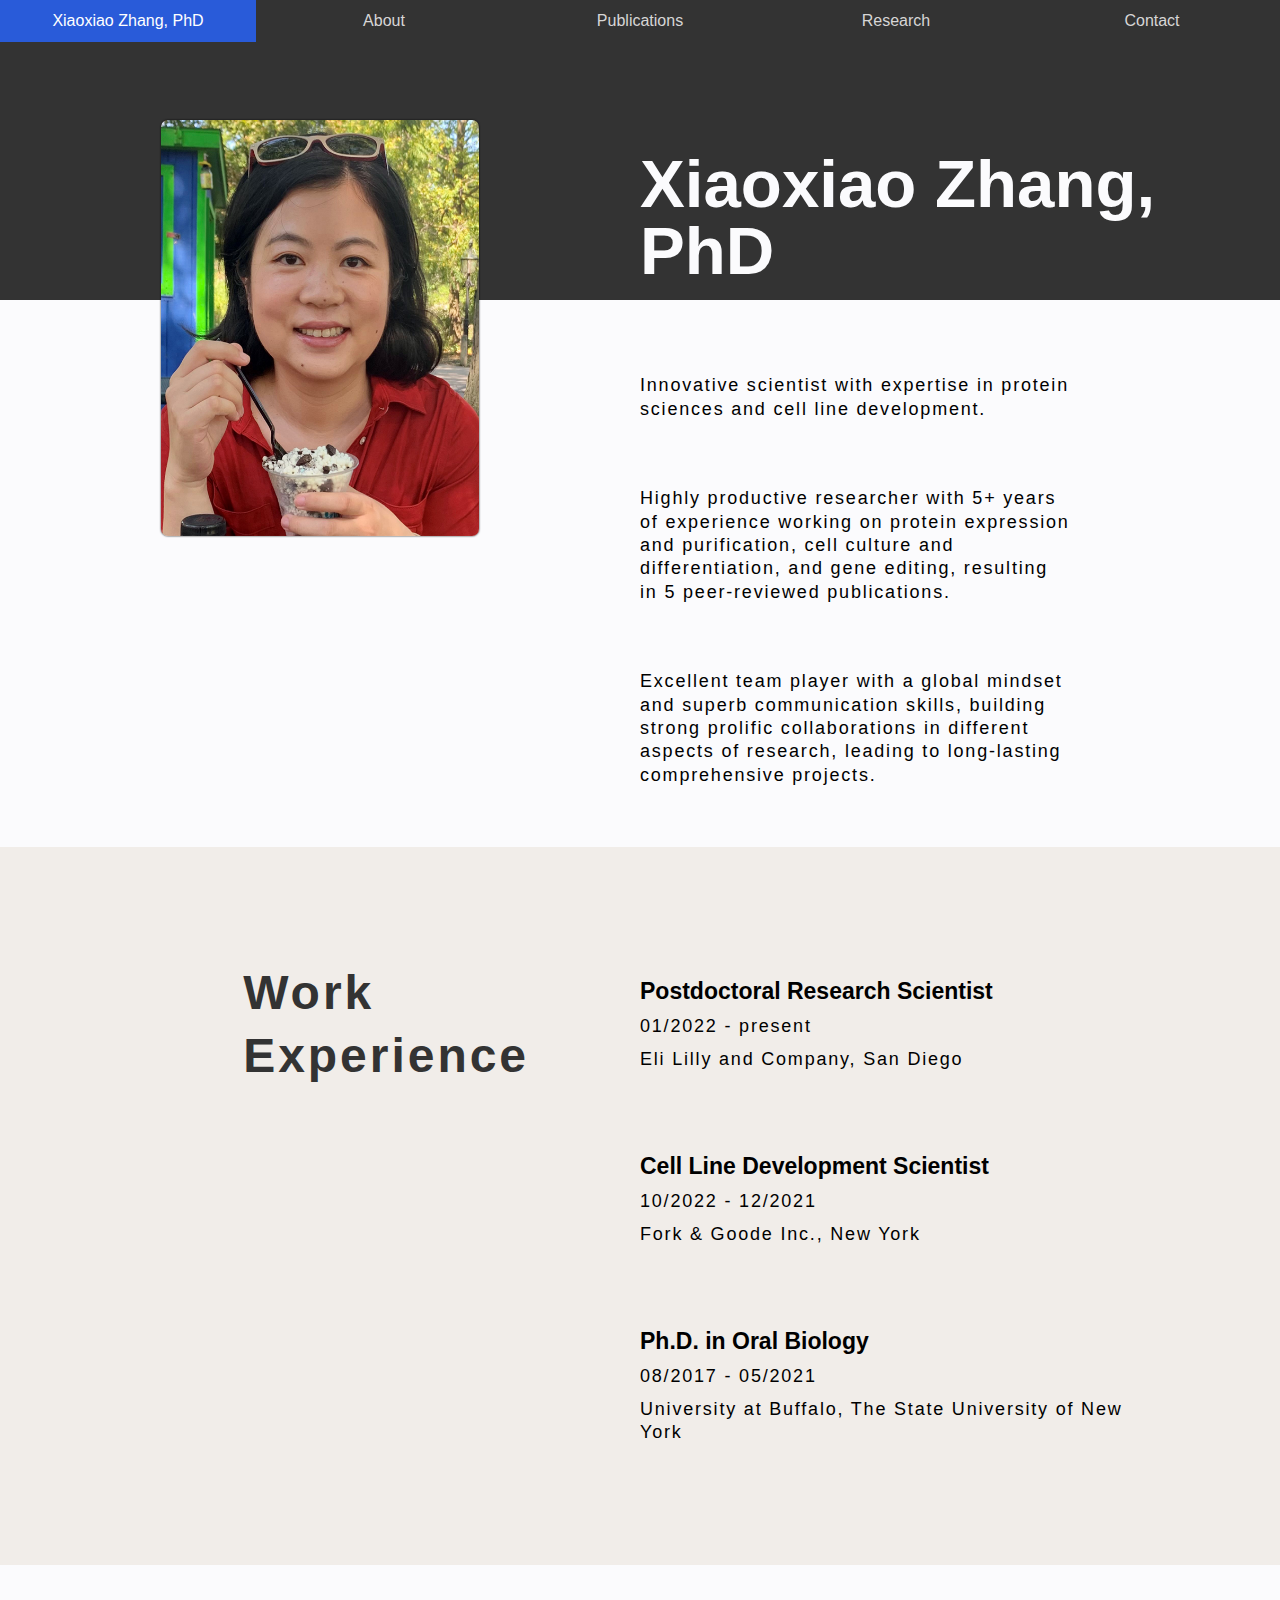
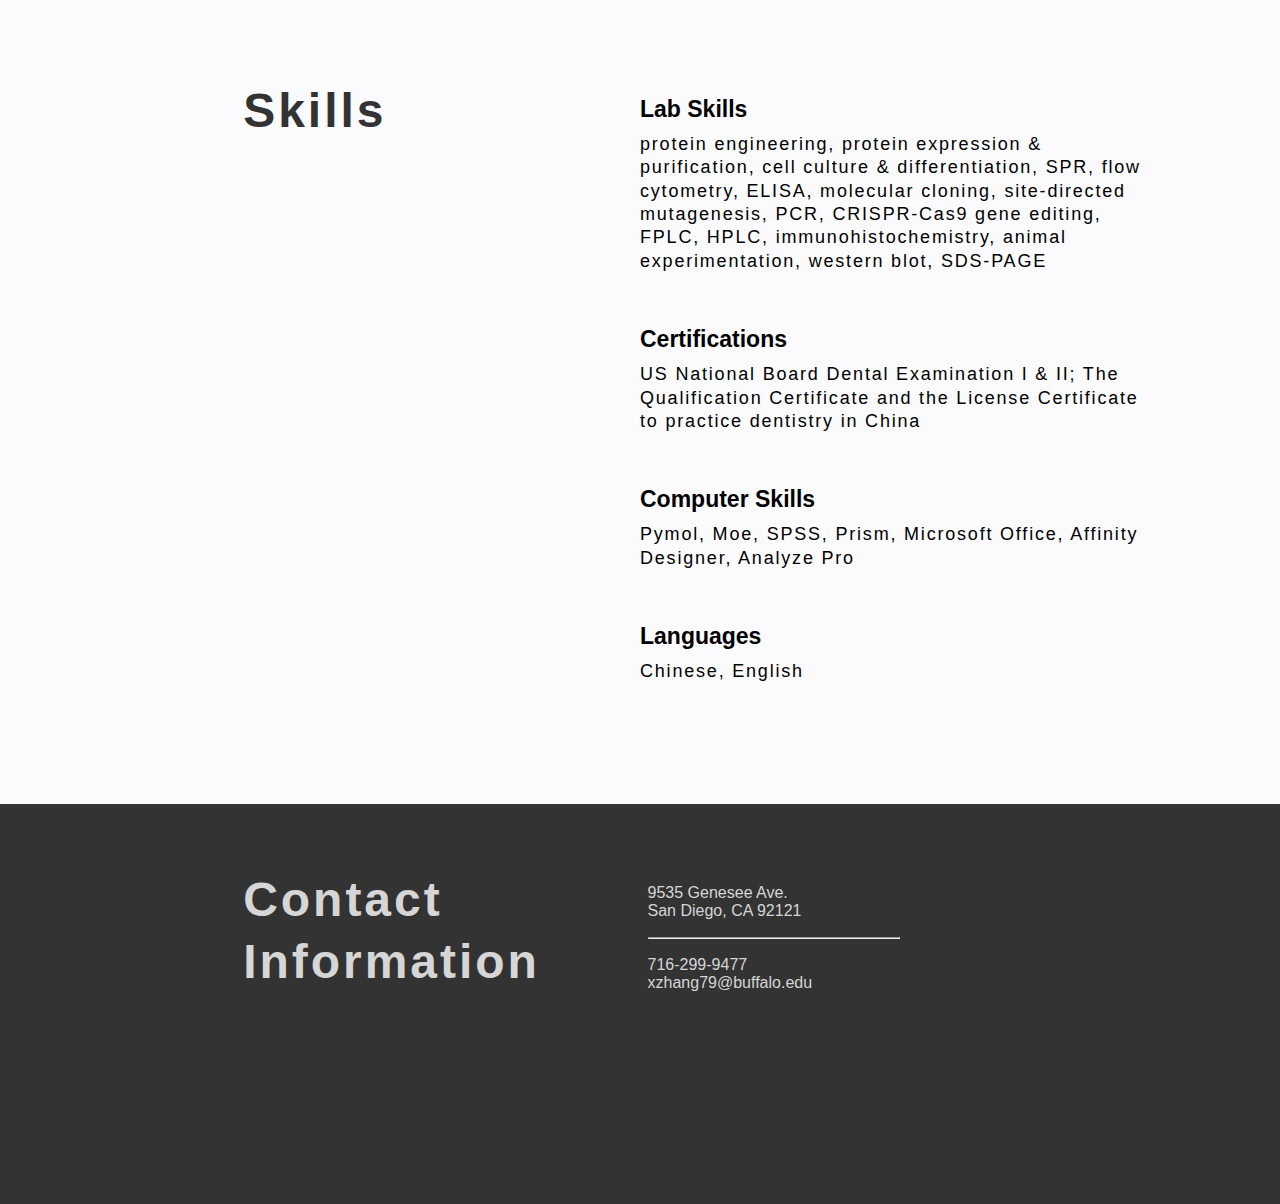
<file: index.html>
<!DOCTYPE html>
<html>

<head>
   <title>Xiaoxiao Zhang, PhD</title>
   <meta charset="utf-8" />
   <meta name="viewport" content="width=device-width, initial-scale=1" />
   <link rel="stylesheet" href="css/tf_reset.css" />
   <link rel="stylesheet" href="css/tf_styles.css" />
   <link rel="stylesheet" href="css/tf_flex.css" />
   <link rel="stylesheet" href="css/navicon.css" />
   <link href="http://fonts.cdnfonts.com/css/wix-madefor-text" rel="stylesheet">
   <link href="css/style.css" rel="stylesheet" type="text/css">
   <script src="js/lib/modernizr-2.6.2.min.js" type="text/javascript"></script>
</head>

<body>
   <header>
      <nav class="horizontal">
         <a id="navicon" href="#">
            <section id="contentArea" class="centerLayout">
               <span class="menuTrigger" id="hamburger-one">
                  <span class="mainLine"></span>
               </span>
            </section>
         </a>
         <ul id="list">
            <li class="name"><a class='options' href="index.html">Xiaoxiao Zhang, PhD</a></li>
            <li class="nav-list-items"><a class='options' href="about.html">About</a></li>
            <li class="nav-list-items"><a class='options' href="publications.html">Publications</a></li>
            <li class="nav-list-items"><a class='options' href="research.html">Research</a></li>
            <li class="nav-list-items"><a class='options' href="#footer-link">Contact</a></li>
         </ul>
      </nav>
   </header>

   <aside id="side">
      <img class="head" src="me3.png">
   </aside>

   <section id="main">
      <div>
         <h1 class="name">Xiaoxiao Zhang, PhD</h1>
         <h2 class="ocupation">Postdoctoral Research Scientist at Eli Lilly</h2>
         <article class="overview">
            <h1 id="mobile-name-title">Xiaoxiao Zhang, PhD</h1>
            <p>Innovative scientist with expertise in protein sciences and cell line development.</p>
            <br><br>
            <p>Highly productive researcher with 5+ years of experience working on protein expression and purification,
               cell culture and differentiation, and gene editing, resulting in 5 peer-reviewed publications.</p>
            <br><br>
            <p>Excellent team player with a global mindset and superb communication skills, building strong prolific
               collaborations in different aspects of research, leading to long-lasting comprehensive projects.</p>
            <br>
         </article>
      </div>
   </section>


   <div class="total">
      <div class="left">
         <h2>Work Experience</h2>
      </div>
      <div class="right work">
         <br><br>
         <h3>Postdoctoral Research Scientist</h3>
         <p><time datetime="2022-01">01/2022</time> - present</p>
         <p>Eli Lilly and Company, San Diego</p>
         <br><br>

         <h3>Cell Line Development Scientist</h3>
         <p><time datetime="2022-10">10/2022</time> - <time datetime="2021-12">12/2021</p>
         <p>Fork & Goode Inc., New York</p>
         <br><br>

         <h3>Ph.D. in Oral Biology</h3>
         <p><time datetime="2017-08">08/2017</time> - <time datetime="2021-05">05/2021</time></p>
         <p>University at Buffalo, The State University of New York</p>
         <br><br>
      </div>
   </div>


   <div class="total">
      <div class="left">
         <h2>Skills</h2>
      </div>
      <div class="right skills">
         <br><br>
         <h3>Lab Skills</h3>
         <p>protein engineering, protein expression & purification, cell culture & differentiation, SPR, flow
            cytometry, ELISA, molecular cloning, site-directed mutagenesis, PCR, CRISPR-Cas9 gene editing, FPLC, HPLC,
            immunohistochemistry, animal experimentation, western blot, SDS-PAGE</p>
         <br>
         <h3>Certifications</h3>
         <p>US National Board Dental Examination I & II; The Qualification Certificate and the License
            Certificate to practice dentistry in China</p>
         <br>
         <h3>Computer Skills</h3>
         <p>Pymol, Moe, SPSS, Prism, Microsoft Office, Affinity Designer, Analyze Pro</p>
         <br>
         <h3>Languages</h3>
         <p>Chinese, English</p>
         <br><br>
      </div>
   </div>


   <footer id="footer-link">
      <div class="left">
         <h2>Contact Information</h2>
      </div>
      <div class="right-footer">
         <div class="addr">
            <p>9535 Genesee Ave.<br>San Diego, CA 92121</p>
            <hr>
            <p>716-299-9477</p>
            <a href="mailto:xzhang79@buffalo.edu">xzhang79@buffalo.edu</a>
         </div>
      </div>
   </footer>

   <script src="js/lib/jquery-1.9.1.min.js" type="text/javascript"></script>
   <script src="js/main.js" type="text/javascript"></script>
</body>

</html>
</file>
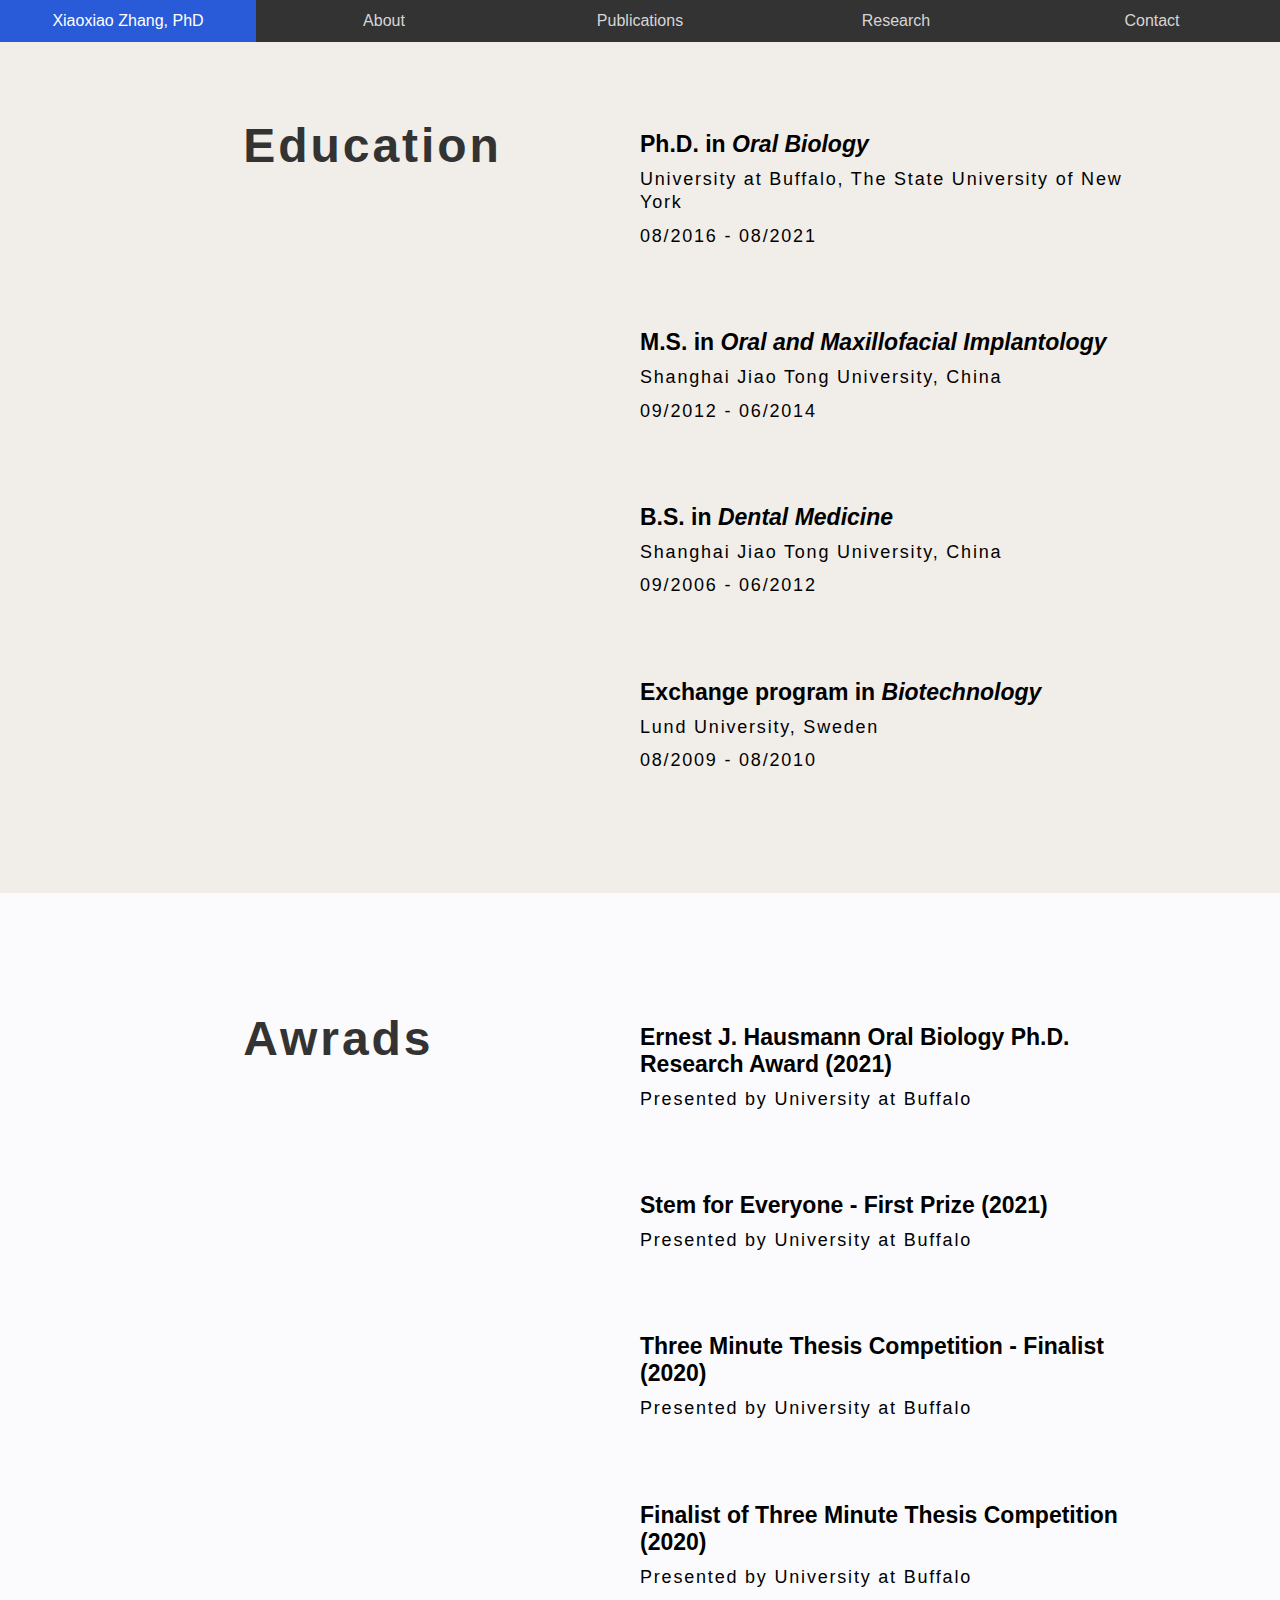
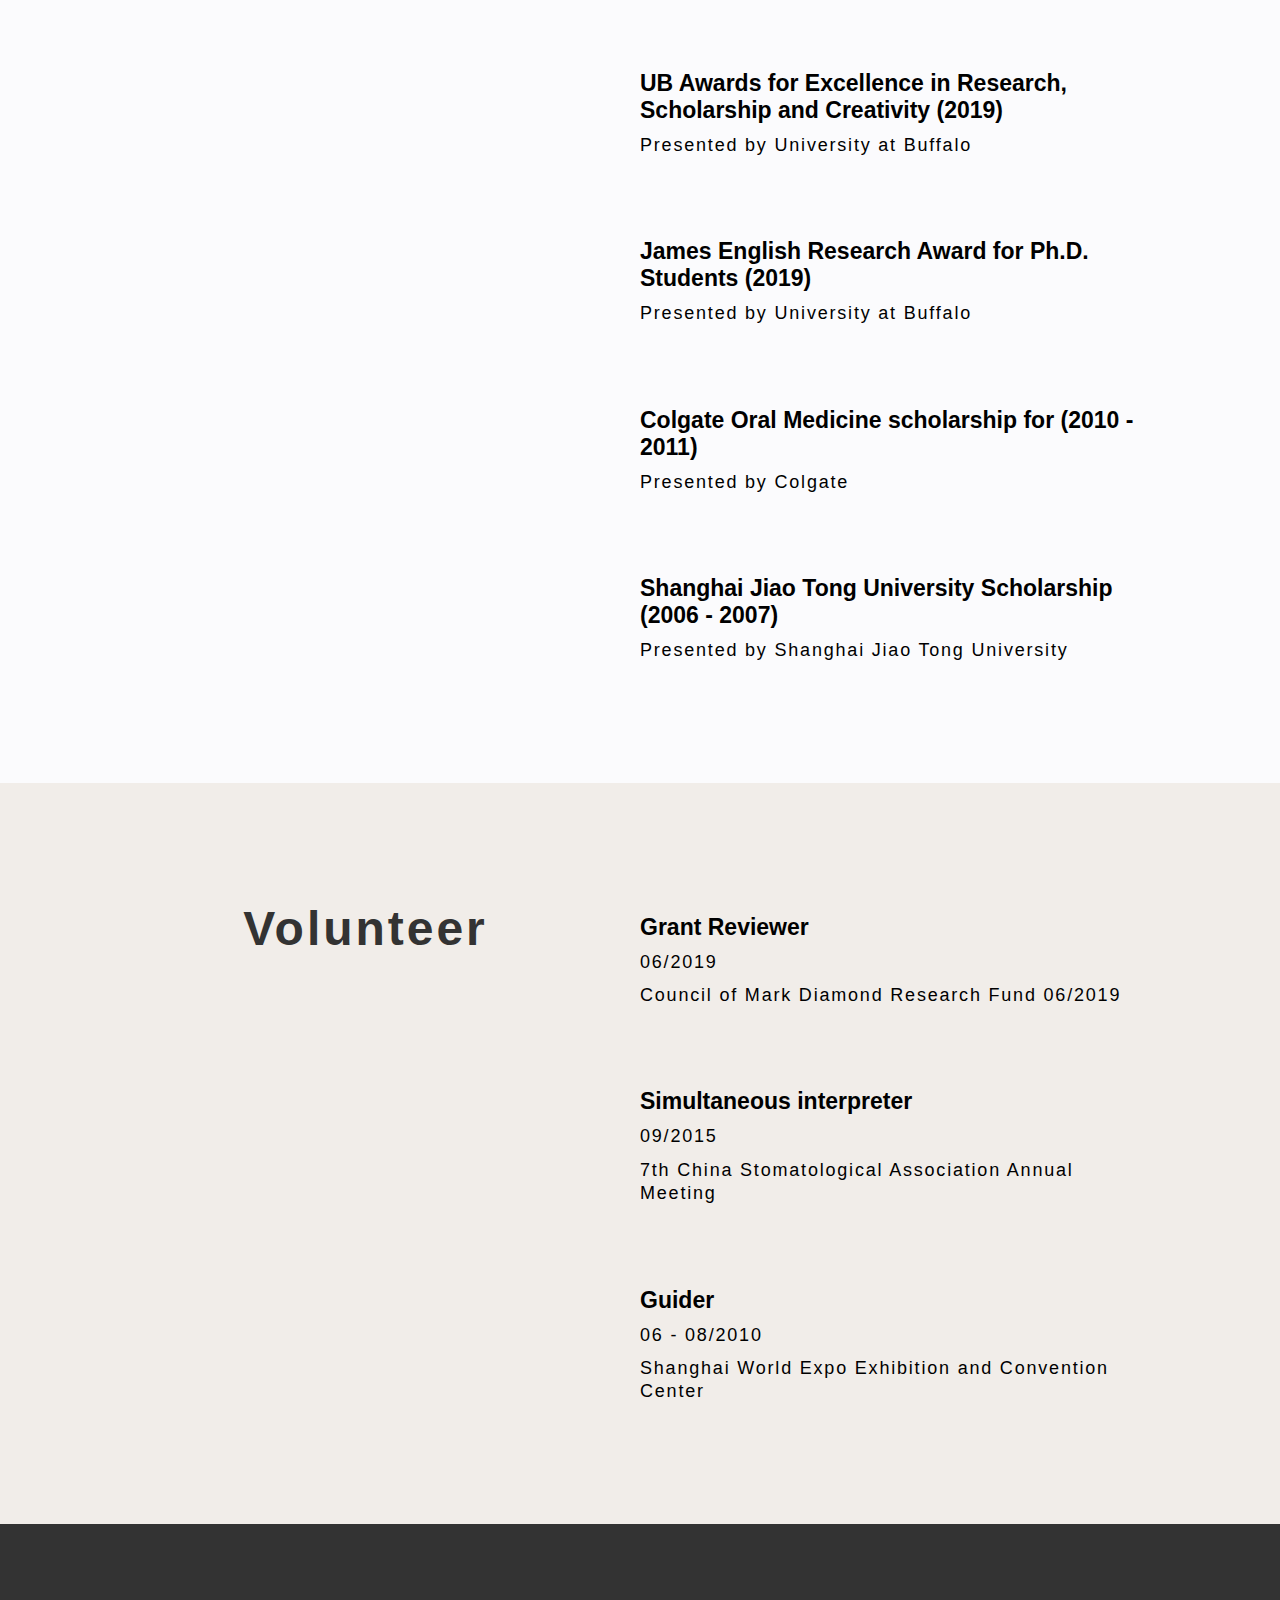
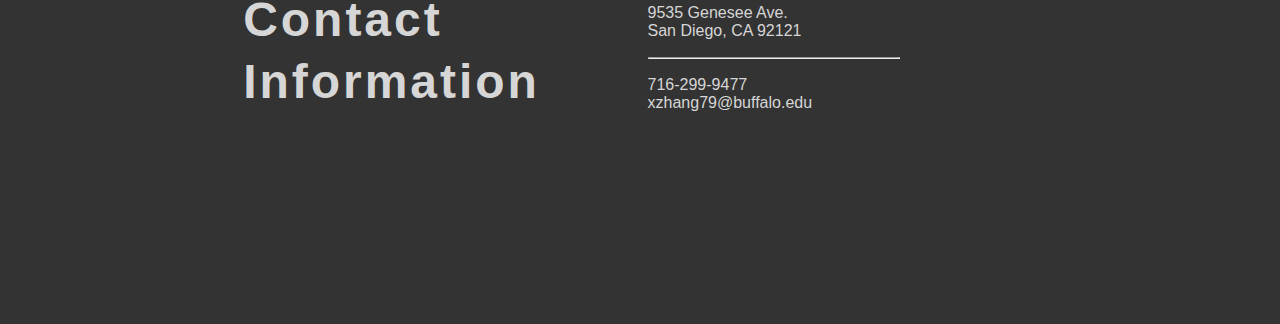
<file: about.html>
<!DOCTYPE html>
<html>
   <head>
      <title>Xiaoxiao Zhang, PhD</title>
      <meta charset="utf-8" />
      <meta name="viewport" content="width=device-width, initial-scale=1" />  
      <link rel="stylesheet" href="css/tf_reset.css" />
      <link rel="stylesheet" href="css/tf_styles.css" />
      <link rel="stylesheet" href="css/tf_flex.css" />
      <link rel="stylesheet" href="css/navicon.css" />
      <link href="http://fonts.cdnfonts.com/css/wix-madefor-text" rel="stylesheet">
      <link href="css/style.css" rel="stylesheet" type="text/css">
      <script src="js/lib/modernizr-2.6.2.min.js" type="text/javascript"></script>
   </head>

<body>
   <header>
      <nav class="horizontal">
         <a id="navicon" href="#">
            <section id="contentArea" class="centerLayout">
               <span class="menuTrigger" id="hamburger-one">
                  <span class="mainLine"></span>
               </span>
            </section>
         </a>
         <ul id="list">
            <li class="name"><a class='options' href="index.html">Xiaoxiao Zhang, PhD</a></li>
            <li class="nav-list-items"><a class='options' href="about.html">About</a></li>
            <li class="nav-list-items"><a class='options' href="publications.html">Publications</a></li>
            <li class="nav-list-items"><a class='options' href="research.html">Research</a></li>
            <li class="nav-list-items"><a class='options' href="#footer-link">Contact</a></li>
         </ul>
      </nav>
   </header>


   <div class="total"> 
      <div class="left"><h2>Education</h2></div>
      <div class="right education">  
         <br><br>
         <h3>Ph.D. in <i>Oral Biology</i></h3>
         <p>University at Buffalo, The State University of New York</p>
         <p><time>08/2016 - 08/2021</time></p>
         <br><br>

         <h3>M.S. in <i>Oral and Maxillofacial Implantology</i></h3>
         <p>Shanghai Jiao Tong University, China</p>
         <p><time>09/2012 - 06/2014</time></p>
         <br><br>

         <h3>B.S. in <i>Dental Medicine</i></h3>
         <p>Shanghai Jiao Tong University, China</p>
         <p><time>09/2006 - 06/2012</time></p>
         <br><br>

         <h3>Exchange program in <i>Biotechnology</i></h3>
         <p>Lund University, Sweden</p>
         <p><time>08/2009 - 08/2010</time></p>
         <br><br>
      </div>
   </div>

   
   <div class="total"> 
      <div class="left"><h2>Awrads</h2></div>
      <div class="right awards">
         <br><br>
         <h3>Ernest J. Hausmann Oral Biology Ph.D. Research Award (2021)</h3>
         <p>Presented by University at Buffalo</p>
         <br><br>
         <h3>Stem for Everyone - First Prize (2021)</h3>
         <p>Presented by University at Buffalo</p>
         <br><br>
         <h3>Three Minute Thesis Competition - Finalist (2020)</h3>
         <p>Presented by University at Buffalo</p>
         <br><br>
         <h3>Finalist of Three Minute Thesis Competition (2020)</h3>
         <p>Presented by University at Buffalo</p>
         <br><br>
         <h3>UB Awards for Excellence in Research, Scholarship and Creativity (2019)</h3>
         <p>Presented by University at Buffalo</p>
         <br><br>
         <h3>James English Research Award for Ph.D. Students (2019)</h3>
         <p>Presented by University at Buffalo</p>
         <br><br>
         <h3>Colgate Oral Medicine scholarship for (2010 - 2011)</h3>
         <p>Presented by Colgate</p>
         <br><br>
         <h3>Shanghai Jiao Tong University Scholarship (2006 - 2007)</h3>
         <p>Presented by Shanghai Jiao Tong University</p>
         <br><br>
      </div>
   </div>

   <div class="total"> 
      <div class="left"><h2>Volunteer</h2></div>
      <div class="right volunteers">  
         <br><br>
         <h3>Grant Reviewer</h3>
         <p><time>06/2019</time></p>
         <p>Council of Mark Diamond Research Fund  <time>06/2019</time></p>
         <br><br>
         <h3>Simultaneous interpreter</h3>
         <p><time>09/2015</time></p>
         <p>7th China Stomatological Association Annual Meeting</p>
         <br><br>
         <h3>Guider</h3>
         <p><time>06</time> - <time>08/2010</time></p>
         <p>Shanghai World Expo Exhibition and Convention Center</p>
         <br><br>
      </div>
   </div>

   <footer id="footer-link">
      <div class="left"><h2>Contact Information</h2></div>
      <div class="right-footer">  
         <div class="addr"> 
         <p>9535 Genesee Ave.<br>San Diego, CA 92121</p><hr>
         <p>716-299-9477</p>
         <a href="mailto:xzhang79@buffalo.edu">xzhang79@buffalo.edu</a>
         </div>
      </div>
   </footer>

	<script src="js/lib/jquery-1.9.1.min.js" type="text/javascript"></script>
	<script src="js/main.js" type="text/javascript"></script>
</body>
</html>
</file>
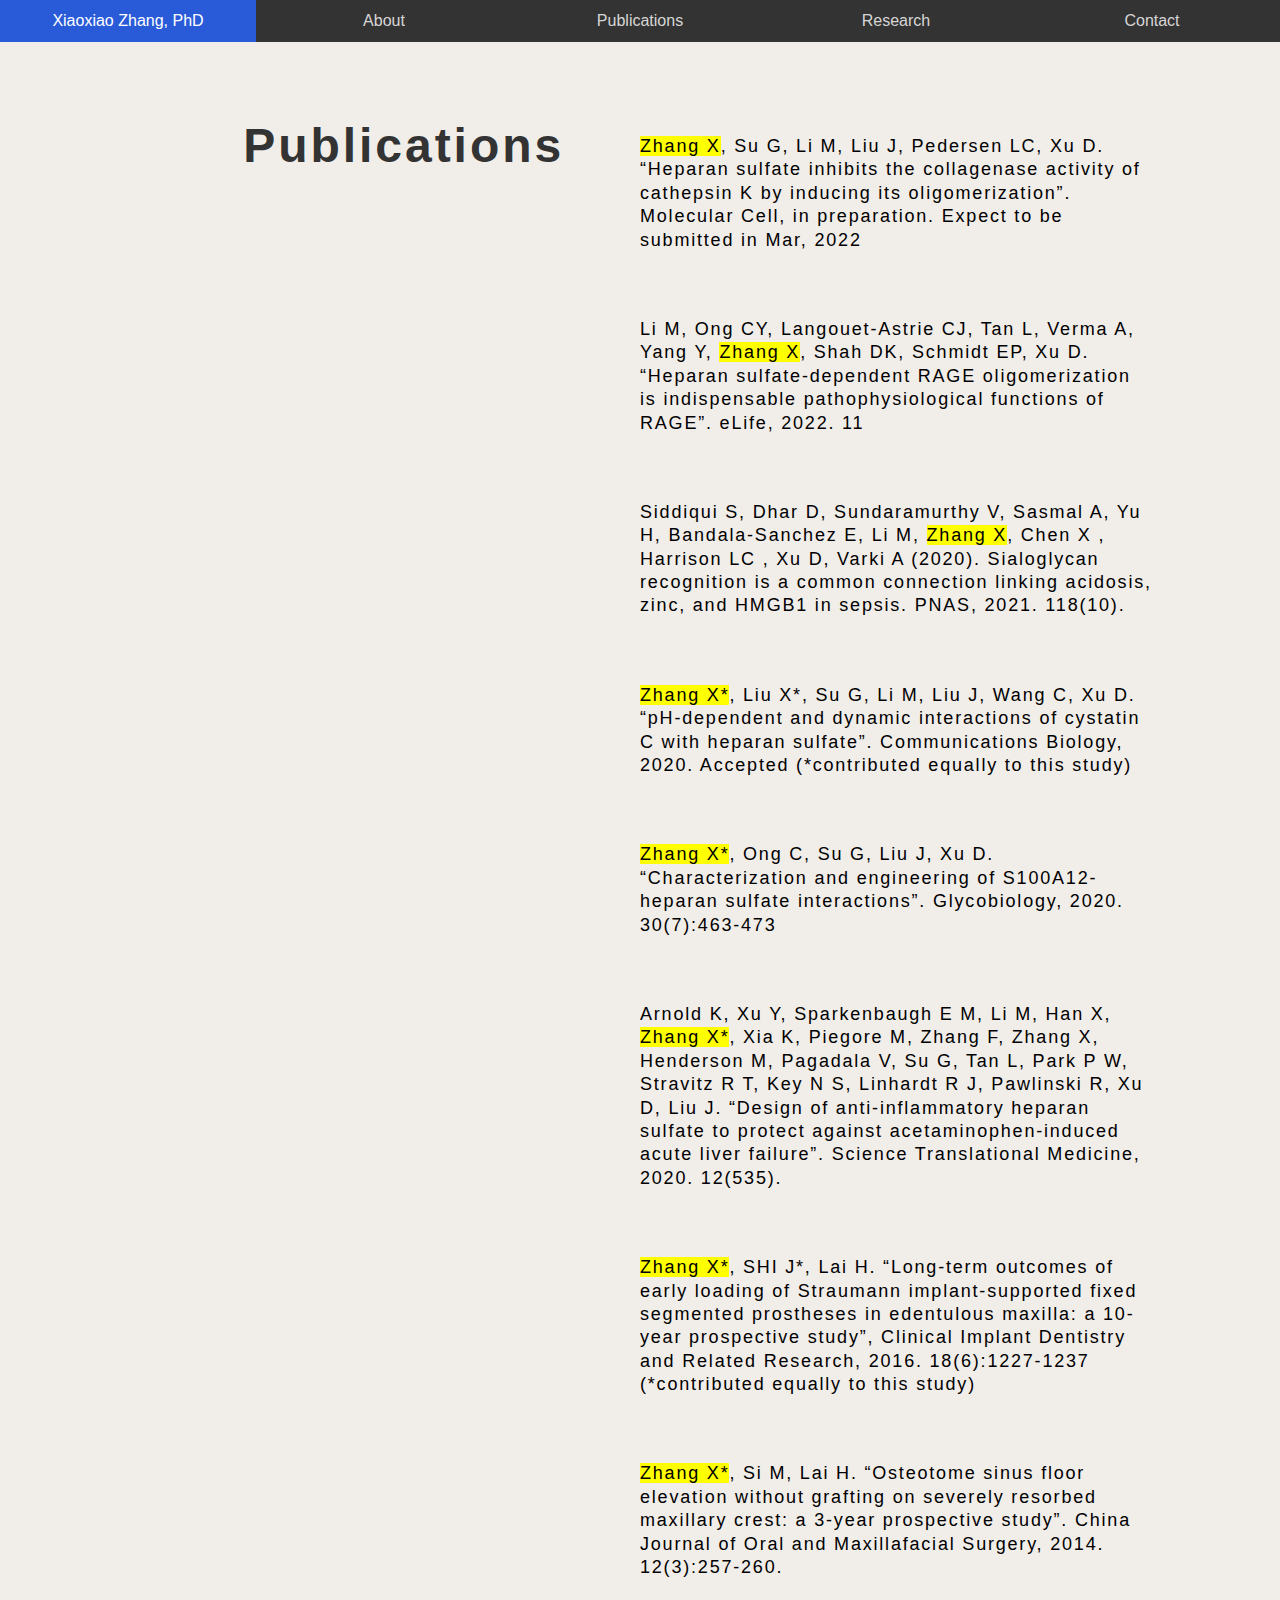
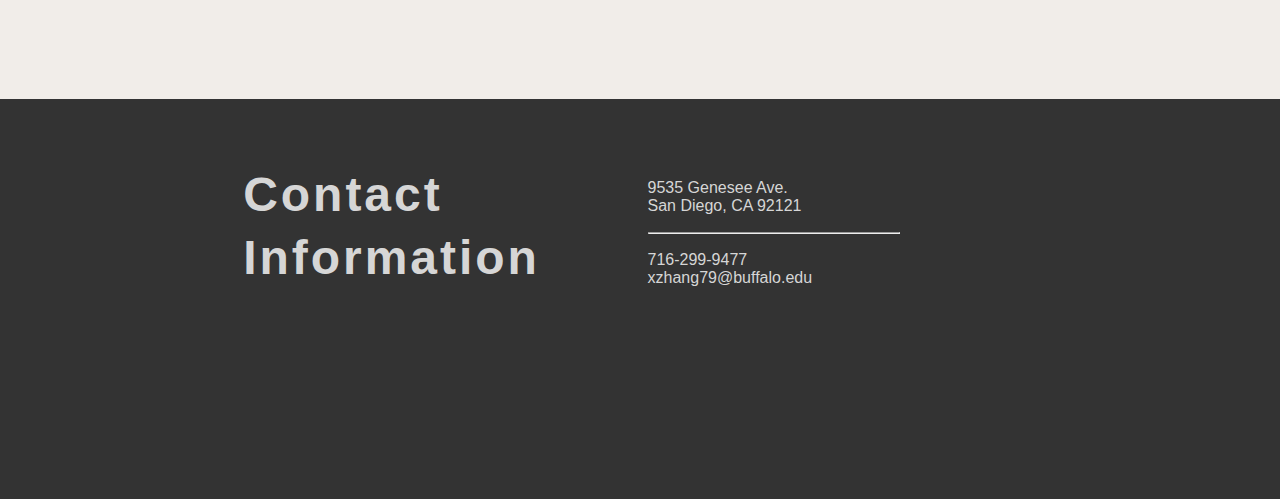
<file: publications.html>
<!DOCTYPE html>
<html>

<head>
   <title>Publications</title>
   <meta charset="utf-8" />
   <meta name="viewport" content="width=device-width, initial-scale=1" />
   <link rel="stylesheet" href="css/tf_reset.css" />
   <link rel="stylesheet" href="css/tf_styles.css" />
   <link rel="stylesheet" href="css/tf_flex.css" />
   <link rel="stylesheet" href="css/navicon.css" />
   <link href="http://fonts.cdnfonts.com/css/wix-madefor-text" rel="stylesheet">
   <link href="css/style.css" rel="stylesheet" type="text/css">
   <script src="js/lib/modernizr-2.6.2.min.js" type="text/javascript"></script>
</head>

<body>
   <header>
      <nav class="horizontal">
         <a id="navicon" href="#">
            <section id="contentArea" class="centerLayout">
               <span class="menuTrigger" id="hamburger-one">
                  <span class="mainLine"></span>
               </span>
            </section>
         </a>
         <ul id="list">
            <li class="name"><a class='options' href="index.html">Xiaoxiao Zhang, PhD</a></li>
            <li class="nav-list-items"><a class='options' href="about.html">About</a></li>
            <li class="nav-list-items"><a class='options' href="publications.html">Publications</a></li>
            <li class="nav-list-items"><a class='options' href="research.html">Research</a></li>
            <li class="nav-list-items"><a class='options' href="#footer-link">Contact</a></li>
         </ul>
      </nav>
   </header>


   <div class="total">
      <div class="left">
         <h2>Publications</h2>
      </div>
      <div class="right publications">
         <p><mark>Zhang X</mark>, Su G, Li M, Liu J, Pedersen LC, Xu D. “Heparan sulfate inhibits the collagenase
            activity of cathepsin K by inducing its oligomerization”. Molecular Cell, in preparation. Expect to be submitted in Mar, 2022</p>
         <br><br>
         <p>Li M, Ong CY, Langouet-Astrie CJ, Tan L, Verma A, Yang Y, <mark>Zhang X</mark>, Shah DK, Schmidt EP, Xu D.
            “Heparan
            sulfate-dependent RAGE oligomerization is indispensable pathophysiological functions of RAGE”. eLife, 2022.
            11</p>
         <br><br>
         <p>Siddiqui S, Dhar D, Sundaramurthy V, Sasmal A, Yu H, Bandala-Sanchez E, Li M, <mark>Zhang X</mark>, Chen X ,
            Harrison LC
            , Xu D, Varki A (2020). Sialoglycan recognition is a common connection linking acidosis, zinc, and HMGB1 in
            sepsis. PNAS, 2021. 118(10).</p>
         <br><br>
         <p><mark>Zhang X*</mark>, Liu X*, Su G, Li M, Liu J, Wang C, Xu D. “pH-dependent and dynamic interactions of
            cystatin C with heparan sulfate”. Communications Biology, 2020. Accepted (*contributed equally to this
            study)</p>
         <br><br>
         <p><mark>Zhang X*</mark>, Ong C, Su G, Liu J, Xu D. “Characterization and engineering of S100A12-heparan
            sulfate interactions”. Glycobiology, 2020. 30(7):463-473</p>
         <br><br>
         <p>Arnold K, Xu Y, Sparkenbaugh E M, Li M, Han X, <mark>Zhang X*</mark>, Xia K, Piegore M, Zhang F, Zhang X,
            Henderson M, Pagadala V, Su G, Tan L, Park P W, Stravitz R T, Key N S, Linhardt R J, Pawlinski R, Xu D, Liu
            J. “Design of anti-inflammatory heparan sulfate to protect against acetaminophen-induced acute liver
            failure”. Science Translational Medicine, 2020. 12(535).</p>
         <br><br>
         <p><mark>Zhang X*</mark>, SHI J*, Lai H. “Long-term outcomes of early loading of Straumann implant-supported
            fixed segmented prostheses in edentulous maxilla: a 10-year prospective study”, Clinical Implant Dentistry
            and Related Research, 2016. 18(6):1227-1237 (*contributed equally to this study)</p>
         <br><br>
         <p><mark>Zhang X*</mark>, Si M, Lai H. “Osteotome sinus floor elevation without grafting on severely resorbed
            maxillary crest: a 3-year prospective study”. China Journal of Oral and Maxillafacial Surgery, 2014.
            12(3):257-260.</p>
         <br><br>
      </div>
   </div>

   <footer id="footer-link">
      <div class="left">
         <h2>Contact Information</h2>
      </div>
      <div class="right-footer">
         <div class="addr">
            <p>9535 Genesee Ave.<br>San Diego, CA 92121</p>
            <hr>
            <p>716-299-9477</p>
            <a href="mailto:xzhang79@buffalo.edu">xzhang79@buffalo.edu</a>
         </div>
      </div>
   </footer>

   <script src="js/lib/jquery-1.9.1.min.js" type="text/javascript"></script>
   <script src="js/main.js" type="text/javascript"></script>
</body>

</html>
</file>
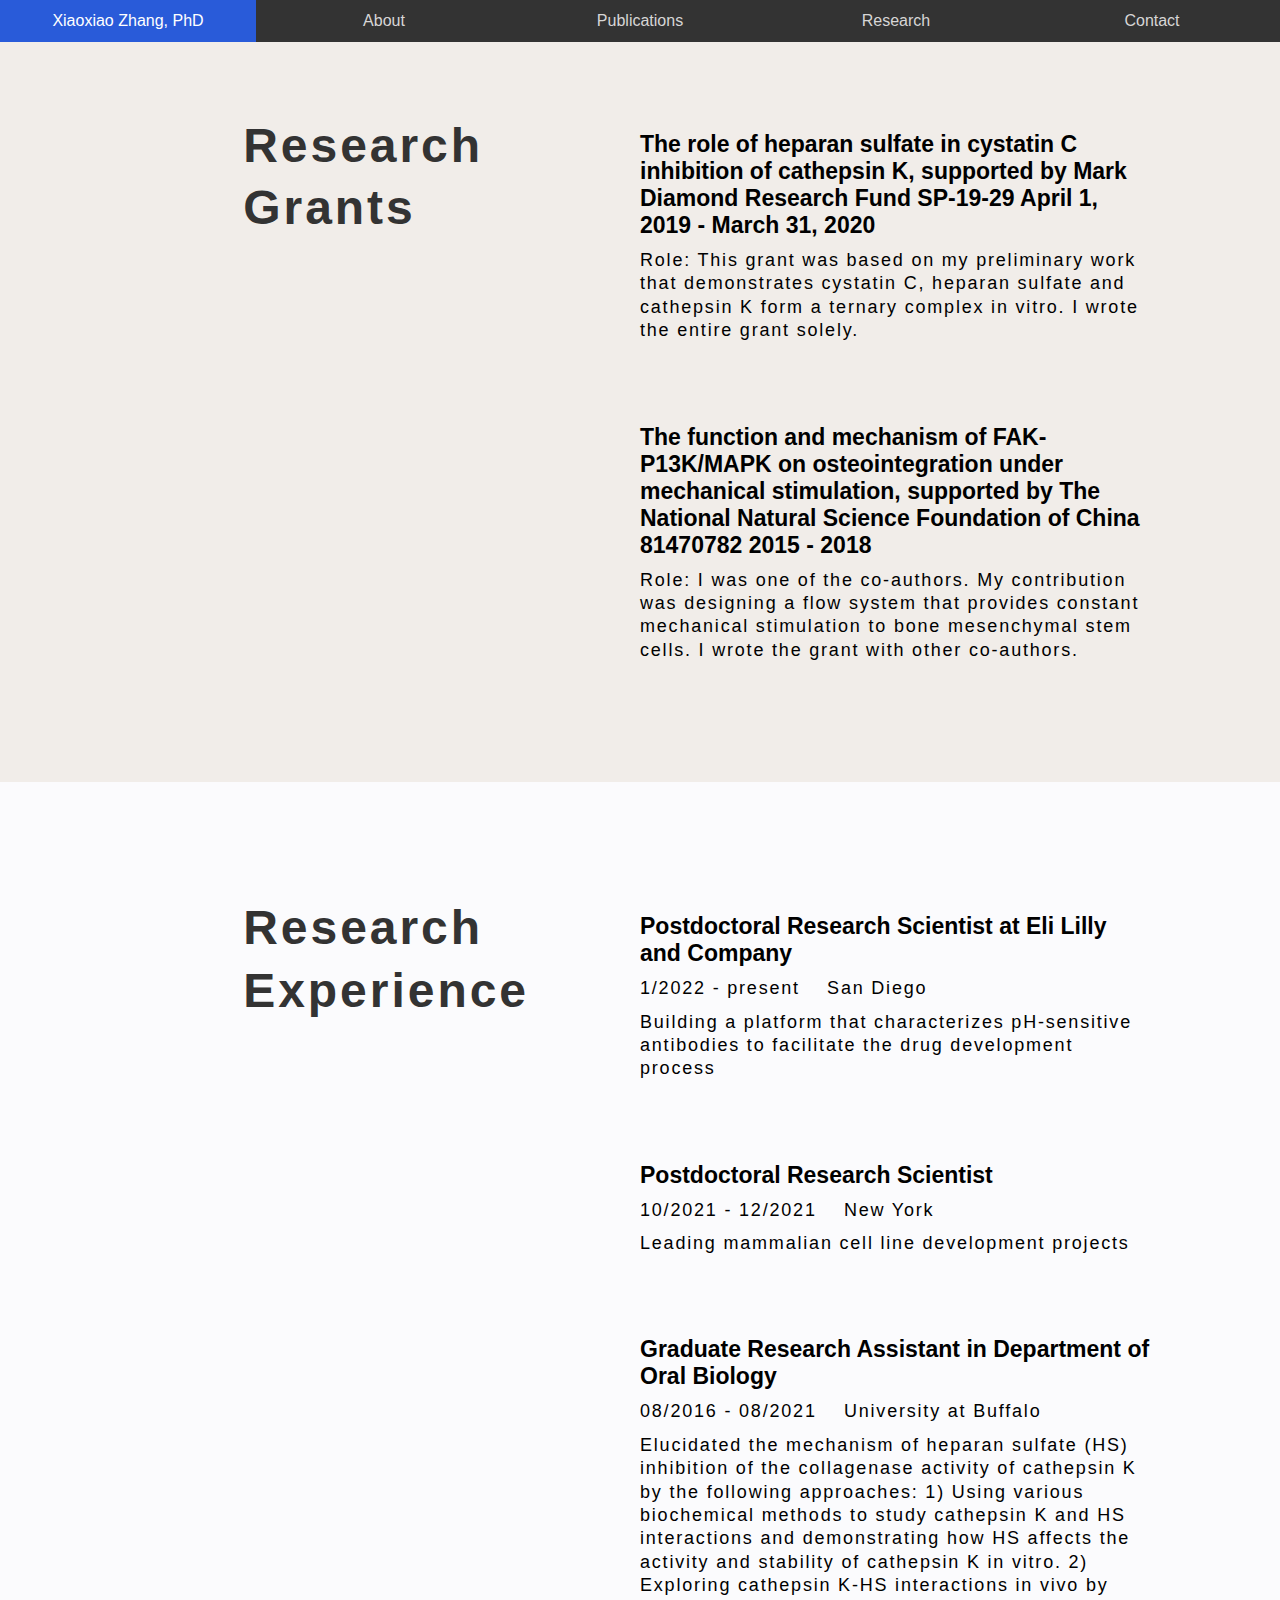
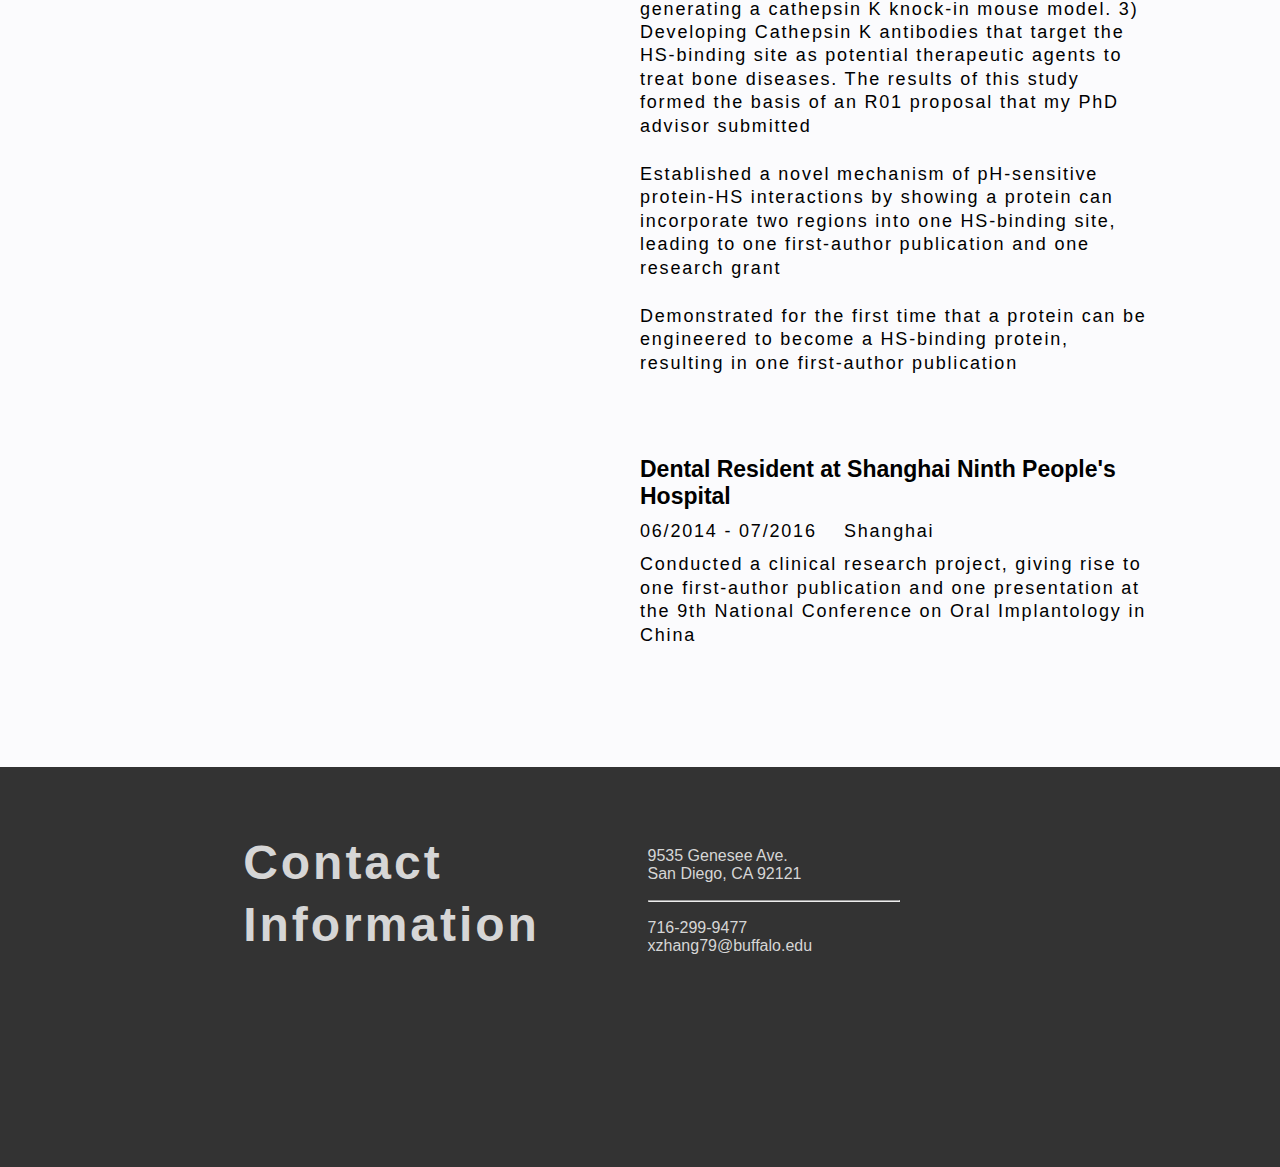
<file: research.html>
<!DOCTYPE html>
<html>

<head>
   <title>Research</title>
   <meta charset="utf-8" />
   <meta name="viewport" content="width=device-width, initial-scale=1" />
   <link rel="stylesheet" href="css/tf_reset.css" />
   <link rel="stylesheet" href="css/tf_styles.css" />
   <link rel="stylesheet" href="css/tf_flex.css" />
   <link rel="stylesheet" href="css/navicon.css" />
   <link href="http://fonts.cdnfonts.com/css/wix-madefor-text" rel="stylesheet">
   <link href="css/style.css" rel="stylesheet" type="text/css">
   <script src="js/lib/modernizr-2.6.2.min.js" type="text/javascript"></script>
</head>



<body>
   <header>
      <nav class="horizontal">
         <a id="navicon" href="#">
            <section id="contentArea" class="centerLayout">
               <span class="menuTrigger" id="hamburger-one">
                  <span class="mainLine"></span>
               </span>
            </section>
         </a>
         <ul id="list">
            <li class="name"><a class='options' href="index.html">Xiaoxiao Zhang, PhD</a></li>
            <li class="nav-list-items"><a class='options' href="about.html">About</a></li>
            <li class="nav-list-items"><a class='options' href="publications.html">Publications</a></li>
            <li class="nav-list-items"><a class='options' href="research.html">Research</a></li>
            <li class="nav-list-items"><a class='options' href="#footer-link">Contact</a></li>
         </ul>
      </nav>
   </header>

   <div class="total">
      <div class="left">
         <h2>Research Grants</h2>
      </div>
      <div class="right grants">
         <br><br>
         <h3>The role of heparan sulfate in cystatin C inhibition of cathepsin K, supported by Mark Diamond Research
               Fund SP-19-29 April 1, 2019 - March 31, 2020</h3>
         <p>Role: This grant was based on my preliminary work that demonstrates cystatin C, heparan sulfate and cathepsin K
            form a ternary complex in vitro. I wrote the entire grant solely.</p>
         <br><br>
         <h3>The function and mechanism of FAK-P13K/MAPK on osteointegration under mechanical stimulation, supported
               by The National Natural Science Foundation of China 81470782 2015 - 2018</h3>
         <p>Role: I was one of the co-authors. My contribution was designing a flow system that provides constant
            mechanical stimulation to bone mesenchymal stem cells. I wrote the grant with other co-authors.</p>
         <br><br>
      </div>
   </div>


   <div class="total">
      <div class="left">
         <h2>Research Experience</h2>
      </div>
      <div class="right grants-exp">
         <br><br>
         <h3>Postdoctoral Research Scientist at Eli Lilly and Company</h3>
         <p>1/2022 - present&nbsp;&nbsp;&nbsp;&nbsp;San Diego</p>
         <p>Building a platform that characterizes pH-sensitive antibodies to facilitate the drug development process
         </p>
         <br><br>
         <h3>Postdoctoral Research Scientist</h3>
         <p>10/2021 - 12/2021&nbsp;&nbsp;&nbsp;&nbsp;New York</p>
         <p>Leading mammalian cell line development projects</p>
         <br><br>
         <h3>Graduate Research Assistant in Department of Oral Biology</h3>
         <p>08/2016 - 08/2021&nbsp;&nbsp;&nbsp;&nbsp;University at Buffalo</p>
         <p>Elucidated the mechanism of heparan sulfate (HS) inhibition of the collagenase activity of cathepsin K by
            the
            following approaches: 1) Using various biochemical methods to study cathepsin K and HS interactions and
            demonstrating how HS affects the activity and stability of cathepsin K in vitro. 2) Exploring cathepsin K-HS
            interactions in vivo by generating a cathepsin K knock-in mouse model. 3) Developing Cathepsin K antibodies
            that target the HS-binding site as potential therapeutic agents to treat bone diseases. The results of this
            study formed the basis of an R01 proposal that my PhD advisor submitted</p>
         <p>Established a novel mechanism of pH-sensitive protein-HS interactions by showing a protein can incorporate
            two
            regions into one HS-binding site, leading to one first-author publication and one research grant</p>
         <p>Demonstrated for the first time that a protein can be engineered to become a HS-binding protein, resulting
            in
            one first-author publication </p>
         <br><br>
         <h3>Dental Resident at Shanghai Ninth People's Hospital</h3>
         <p>06/2014 - 07/2016&nbsp;&nbsp;&nbsp;&nbsp;Shanghai</p>
         <p>Conducted a clinical research project, giving rise to one first-author publication and one presentation at
            the 9th National Conference on Oral Implantology in China</p>
         <br><br>
      </div>
   </div>

   <footer id="footer-link">
      <div class="left">
         <h2>Contact Information</h2>
      </div>
      <div class="right-footer">
         <div class="addr">
            <p>9535 Genesee Ave.<br>San Diego, CA 92121</p>
            <hr>
            <p>716-299-9477</p>
            <a href="mailto:xzhang79@buffalo.edu">xzhang79@buffalo.edu</a>
         </div>
      </div>
   </footer>

   <script src="js/lib/jquery-1.9.1.min.js" type="text/javascript"></script>
   <script src="js/main.js" type="text/javascript"></script>
</body>

</html>
</file>
<file: css/tf_styles.css>
@charset "utf-8";

@font-face {
  font-family: "San Francisco";
  font-weight: 400;
  src: url("https://applesocial.s3.amazonaws.com/assets/styles/fonts/sanfrancisco/sanfranciscodisplay-regular-webfont.woff");
}

/* HTML and Body Styles */
html {
  height: 100%;
  font-family: "Wix Madefor Display", sans-serif;
  font-size: 16px;
}

body {
  min-height: 100%;
  min-width: 1006px; /* or right content wil collapse 1006px */
  width: 100%;
  height: 100%;
  background-attachment: fixed;
  background: rgb(51, 51, 51);
}

/* Header and Footer Styles */
header {
  position: fixed;
  min-width: 1006px; /* advoid header collaspsing */
}

header,
footer {
  width: 100%;
  color: rgb(214, 214, 214);
  z-index: 9998 !important;
}

/* Horizonal Navigation Styles */
nav.horizontal {
  clear: both;
  height: 44px;
  text-align: center;
  width: 100%;
  font-size: 1em;
}

body > header > nav > ul > li {
  width: 100%;
}


nav.horizontal ul li a {
  text-align: center;
  background: rgb(51, 51, 51); 
  color: rgb(215, 214, 214);
  padding: 12px;
  display: block;
  transition: 0.2s linear;
}

nav.horizontal ul li a:hover, 
nav.horizontal ul li a:focus {
  color: #FFF;
  background-color: rgb(41, 91, 217);
}


nav.horizontal ul  {
   text-align: center;
   background: rgb(51, 51, 51); 
   color: rgb(215, 214, 214);
   display: block;
   transition: 0.2s linear;
 }
 

/* Aside Styles */
body aside#side,
body section#main {
  background-color: rgb(251, 251, 253);
  margin-top: 300px;
  width: 50%;
}

img.head {
  min-width: 318px;
  min-height: 416px;
  max-width: 318px;
  max-height: 416px;
  margin-top: -180px;
  display: block;
  margin-left: auto;
  margin-right: auto;
  width: 50%;
  box-shadow: black 0 0 2px;
  border-radius: 7px;
  z-index:999;
  transition: all 0.2s ease-in-out;
}

img.head:hover {
  transform: scale(1.02); 
}

/* Reusme name and title Styles */
h1.name,
h2.ocupation {
  color: rgb(251, 251, 253);
  line-height: 1em;
  width: 100%;
}

h1.name {
  display: block;
  font-size: 2.8em;
  margin: -150px 0px 20px 0px;
  width: 100%;
  font-family: -apple-system, BlinkMacSystemFont, sans-serif;
}

h2.ocupation {
  display: block;
  position: relative;
  font-size: 1.2em;
  margin: -2px 0px 0px 0px;
  font-family: "San Francisco", -apple-system, BlinkMacSystemFont, sans-serif;
}

/* Total styles */
body > div:nth-child(2) > div.left > h2,
body > div.total > div.left > h2,
body > div:nth-child(2) > div.left > h2, 
body > div:nth-child(2) > div.right.education,
body > div.total > div.right.publications,
body > div:nth-child(2) > div.right.grants,
body > div:nth-child(3) > div.right.grants-exp,
body > div:nth-child(3) > div.right.awards,
body > div:nth-child(4) > div.right.volunteers,
body > div:nth-child(4) > div.right.work,
body > div:nth-child(5) > div.right.skills {
  padding-top: 50px;
}

div.right,
section#main div {
  font-size: 1.5em;
  padding-right: 10%;
  padding-bottom: 5%;
}

article {
  width: 75%;
  margin-top: 90px;
  max-width: 613px;
}

article.overview p,
div.right p {
  color: black;
  font-family: "San Francisco", -apple-system, BlinkMacSystemFont, sans-serif;
  font-size: 18px;
  line-height: 1.3;
  letter-spacing: 0.1em;
  margin-top: 10px;
  /* margin-bottom: 25px; */
}

section#main div h2#ocupation {
  color: rgb(51, 51, 51);
  line-height: 1.3em;
  width: 20%;
  font-size: 2.5em;
  letter-spacing: 0.0618em;
  height: 50px;
  text-align: center;
  font-family: "San Francisco", -apple-system, BlinkMacSystemFont, sans-serif;
  padding: 30%;
}

div div h2,
footer div h2 {
  color: rgb(51, 51, 51);
  line-height: 1.3em;
  width: 20%;
  font-size: 3em;
  letter-spacing: 0.0618em;
  margin-top: 65px;
  margin-left: 38%;
  font-family: "San Francisco", -apple-system, BlinkMacSystemFont, sans-serif;
}

h3 {
  margin: 25px 0 0 0px;
  font-size: 23px;
}

div.total:nth-child(odd) {
  background-color: rgb(251, 251, 253);
}
div.total:nth-child(even) {
  background-color: rgb(241, 237, 233);
}
div.total {
  display: flex;
  flex-direction: row;
  width: 100%;
}
div.left,
div.right {
  width: 50%;
}

body > div:nth-child(3) > div.right.grants-exp > p:nth-child(15),
body > div:nth-child(3) > div.right.grants-exp > p:nth-child(16) {
   margin-bottom: 25px;
}

div.publications {
   margin-top: 75px;
}

div.education p,
div.volunteers p {
  margin-bottom: 0;
}

/* Footer Styles */
footer {
  text-align: left;
  background-color: rgb(51, 51, 51);
  display: flex;
  height: 400px;
}

footer div h2 {
  color: rgb(214, 214, 214);
}

footer div.right-footer div.addr {
  color: rgb(214, 214, 214);
  margin-top: 80px;
  margin-left: 3%;
}

div.right-footer a {
  text-decoration: none;
  color: rgb(214, 214, 214);
}

body > footer > div > div.right-footer {
  text-align: center;
  margin-left: 199px;
  margin-top: -34px;
}

hr {
  width: 250px;
  margin-top: 17px;
  margin-bottom: 17px;
}
</file>
<file: css/tf_flex.css>
@charset "utf-8";

/* ================
   Base Flex Styles
   ================
*/
body {
   display: -webkit-flex;
   display: flex;
   -webkit-flex-flow:row wrap;
   flex-flow: row wrap;
}

aside#side {
   flex: 1 3 50%;
   display: flex;
}

section#main {
   flex: 1 1 50%;
   display: flex;
   -webkit-flex-flow:row wrap;
   flex-flow: row wrap;
}

div.work-exp {
   display: -webkit-flex;
   display: flex;
   flex-direction: row;
   width: 100%;
}

nav.horizontal ul {
   display: -webkit-flex;
   display: flex;
   -webkit-flex-flow: row nowrap;
   flex-flow: row nowrap;
   justify-content: flex-end;
}
</file>
<file: css/navicon.css>
@charset "utf-8";

/*
   This file contains styles used to control 
   a navicon menu.
*/

/* ===========
   Base Styles
   ===========
*/
a#navicon {
  display: none;
  text-align: left;
  padding: 6px;
  width: 52px;
  height: 44px;
}

#mobile-name-title {
  display: none;
}

/* ===============================
   Mobile Devices:  <= 1398px 
   ===============================
*/
@media only screen and (max-width: 1398px) {
  h2.ocupation {
    display: none;
  }
}

/* ===============================
   Mobile Devices: <= 1057px 
   ===============================
*/
@media only screen and (max-width: 600px) {
  body {
    min-width: 318px;
  }

  header {
    display: block;
    position: relative;
    min-width: 0;
  }

  img.head {
    margin-top: 50px;
  }

  h1.name,
  h2.ocupation {
    display: none;
  }

  body > div:nth-child(4) > div.right.work,
  body > div:nth-child(6) > div.right.skills,
  body > div:nth-child(4) > div.right.volunteers,
  body > div:nth-child(2) > div.right.education {
    text-align: center;
  }

body > div:nth-child(2) > div.left > h2,
body > div.total > div.left > h2,
body > div:nth-child(2) > div.left > h2, 
body > div:nth-child(2) > div.right.education,
body > div.total > div.right.publications,
body > div:nth-child(2) > div.right.grants,
body > div:nth-child(3) > div.right.grants-exp,
body > div:nth-child(3) > div.right.awards,
body > div:nth-child(4) > div.right.volunteers,
body > div:nth-child(4) > div.right.work,
body > div:nth-child(5) > div.right.skills {
  padding-top: 0;
}


  #mobile-name-title {
    display: block;
    text-align: center;
    font-size: 1.8em;
    margin-bottom: 50px;
  }

  body,
  a#navicon,
  nav.horizontal {
    display: block;
    flex-flow: row nowrap;
  }

  body aside#side {
    margin-top: 0;
    width: 100%;
  }

  body section#main {
    margin-top: 0;
    width: 100%;
  }

  nav.horizontal ul li a {
    font-size: 1em;
    text-align: left;
  }

  nav.horizontal ul {
    display: none;
  }

  article {
    width: 100%;
    margin: 0px;
  }

  div.left {
    padding: 5% 0 0 5%;
  }

  div.left {
    padding: 5% 0 0 5%;
  }

  div.left > h2 {
    text-align: center;
    margin: 0;
  }

  section#main,
  div.right {
    padding: 5% 10%;
    width: 100%;
    margin-top: -50px;
  }

  section#main div {
    padding: 0;
    font-size: 1em;
  }

  aside#side,
  section#main,
  div.total,
  footer {
    flex-flow: column nowrap;
  }

  h3 {
    margin-top: 10px;
  }

  div.grants p,
  div.awards p,
  div.skills p {
    margin-top: 10px;
  }

  div.publications {
    margin-top: 20px;
  }

  #footer-link > div.right-footer > div {
    margin: 0;
    text-align: left; /* need to modify */
  }

  hr {
    width: 200px;
    margin-top: 8px;
    margin-bottom: 8px;
    margin-left: 0; /* need to modify */
  }

  #footer-link > div.right-footer {
    padding: 5% 0 0 10%;
  }
}
</file>
<file: css/style.css>
/*
   This file contains styles navicon animation.
*/


/** LAYOUT CONTAINERS AND THEIR RELATED ELEMENTS **/
.centerLayout {
    width: 40px; /* limit the width of effective area when clicking */
}


/***************** HAMBURGER STYLES  ********************/
.menuTrigger {
    display: inline-block;
    width: 100%;
    height: 32px;
    position: relative;
    cursor: pointer;
    vertical-align: middle;
}


/****** Navicon's property(width and height) ******/
.mainLine {
    position: absolute;
    left: 0;
    top: 50%;
    width: 32px;
    height: 1.5px;
    margin-top: -3px;
    background: rgb(251, 251, 253);
    transition: all linear 0.3s;
    border-radius: 6px;
}

.mainLine:after {
    content: "";
    position: absolute;
    left: 0;
    display: block;
    width: 32px;
    height: 1.5px;
    background: rgb(251, 251, 253);
    transition: all linear 0.3s;
    border-radius: 6px;
}

.mainLine:before {
    content: "";
    position: absolute;
    left: 0;
    display: block;
    width: 32px;
    height: 1.5px;
    background: rgb(251, 251, 253);
    transition: all linear 0.3s;
    border-radius: 6px;
}

/****** Set Original Position ******/
.mainLine:before {
    top: -13px;
}

.mainLine:after {
    top: 13px;
}

/****** Hover Effects ******/
#hamburger-one:hover .mainLine:before {
    top: -16px;
}

#hamburger-one:hover .mainLine:after {
    top: 16px;
}

/******  Click Effects Operated by Javascript Code ******/
#hamburger-one.menuToggle .mainLine {
    /* select tag with id: 'hamburger-one' AND class: "menuToggle" */
    background: transparent;
}

#hamburger-one.menuToggle .mainLine:before {
    visibility: visible;
    top: 0 !important;
    transform: rotate(45deg);
}

#hamburger-one.menuToggle .mainLine:after {
    visibility: visible;
    top: 0 !important;
    transform: rotate(-45deg);
}
</file>
